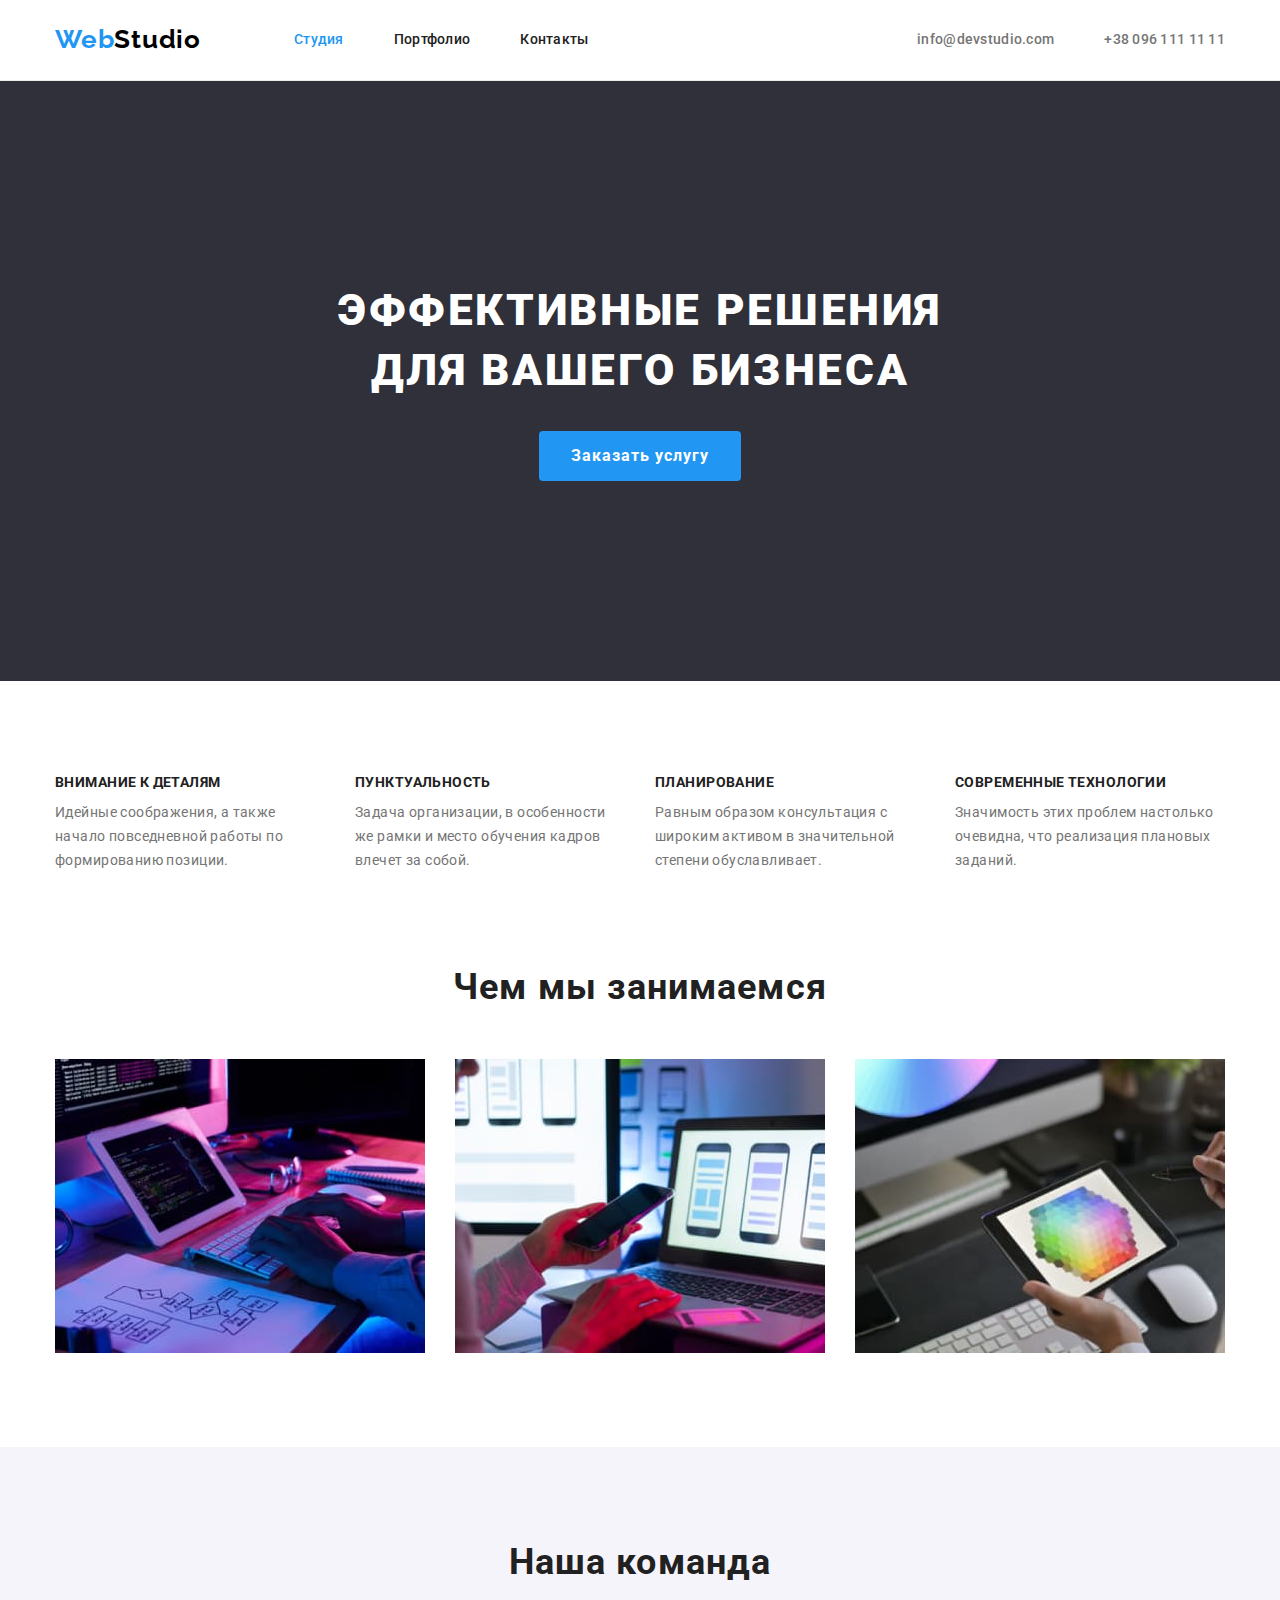
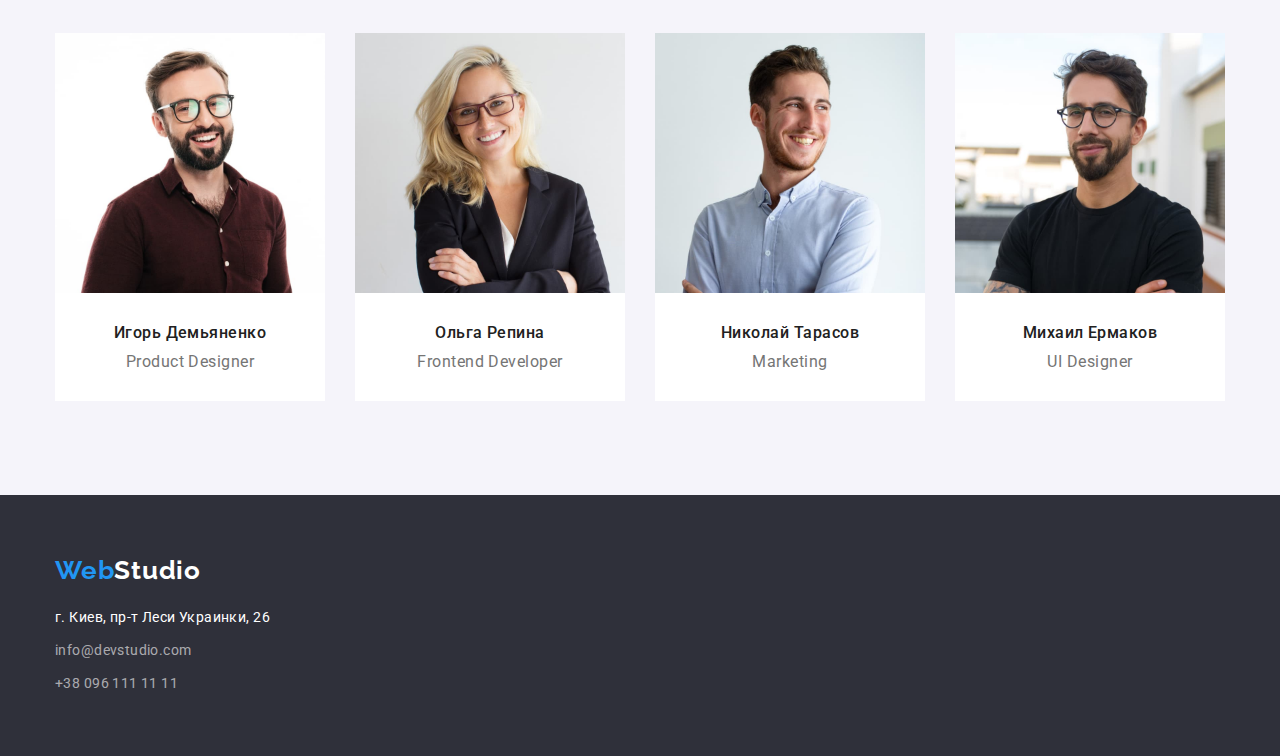
<file: index.html>
<!DOCTYPE html>
<html lang="ru">
  <head>
    <meta charset="UTF-8" />
    <meta http-equiv="X-UA-Compatible" content="IE=edge" />
    <meta name="viewport" content="width=device-width, initial-scale=1.0" />
    <title>WebStudio</title>
    <link rel="preconnect" href="https://fonts.googleapis.com" />
    <link rel="preconnect" href="https://fonts.gstatic.com" crossorigin />
    <link
      href="https://fonts.googleapis.com/css2?family=Raleway:wght@700&family=Roboto:wght@400;500;700;900&display=swap"
      rel="stylesheet"
    />
    <link
      rel="stylesheet"
      href="https://cdnjs.cloudflare.com/ajax/libs/modern-normalize/1.1.0/modern-normalize.min.css"
    />
    <link rel="stylesheet" href="./css/styles.css" />
  </head>
  <body>
    <!-- Блок header -->
    <header class="header">
      <div class="container head-page">
        <!-- Основная навигация -->
        <nav class="nav">
          <a class="logo link" href="./index.html"
            >Web<span class="logo-header">Studio</span></a
          >
          <ul class="nav-list list">
            <li class="nav-item">
              <a class="nav-link link current" href="./index.html">Студия</a>
            </li>
            <li class="nav-item">
              <a class="nav-link link" href="./portfolio.html">Портфолио</a>
            </li>
            <li class="nav-item">
              <a class="nav-link link" href="">Контакты</a>
            </li>
          </ul>
        </nav>
        <!-- Контактная информация -->
        <ul class="contact-list list">
          <li class="contact-item">
            <a class="contact-link link" href="mailto:info@devstudio.com"
              >info@devstudio.com</a
            >
          </li>
          <li class="contact-item">
            <a class="contact-link link" href="tel:+380961111111"
              >+38 096 111 11 11</a
            >
          </li>
        </ul>
      </div>
    </header>
    <!-- Блок main -->
    <main class="main">
      <!-- Основной баннер -->
      <section class="hero section">
        <div class="container">
          <h1 class="hero-title">Эффективные решения для вашего бизнеса</h1>
          <button class="hero-button button" type="button">
            Заказать услугу
          </button>
        </div>
      </section>
      <!-- Наши преимущества -->
      <section class="features section">
        <div class="container">
          <h2 class="features-title title">Наши преимущества</h2>
          <ul class="features-list list">
            <li class="features-item">
              <h3 class="features-subtitle subtitle">Внимание к деталям</h3>
              <p class="features-text">
                Идейные соображения, а также начало повседневной работы по
                формированию позиции.
              </p>
            </li>
            <li class="features-item">
              <h3 class="features-subtitle subtitle">Пунктуальность</h3>
              <p class="features-text">
                Задача организации, в особенности же рамки и место обучения
                кадров влечет за собой.
              </p>
            </li>
            <li class="features-item">
              <h3 class="features-subtitle subtitle">Планирование</h3>
              <p class="features-text">
                Равным образом консультация с широким активом в значительной
                степени обуславливает.
              </p>
            </li>
            <li class="features-item">
              <h3 class="features-subtitle subtitle">Современные технологии</h3>
              <p class="features-text">
                Значимость этих проблем настолько очевидна, что реализация
                плановых заданий.
              </p>
            </li>
          </ul>
        </div>
      </section>
      <!-- Чем мы занимаемся -->
      <section class="work section">
        <div class="container">
          <h2 class="work-title title">Чем мы занимаемся</h2>
          <ul class="work-list list">
            <li class="work-item">
              <img
                class="work-image"
                src="./images/box1.jpg"
                alt="Программист работает в офисе"
                width="370"
              />
            </li>
            <li class="work-item">
              <img
                class="work-image"
                src="./images/box2.jpg"
                alt="Веб-дизайнер разрабатывает интерфейс для мобильного приложения"
                width="370"
              />
            </li>
            <li class="work-item">
              <img
                class="work-image"
                src="./images/box3.jpg"
                alt="Веб-дизайнер выбирает цвет на графическом планшете"
                width="370"
              />
            </li>
          </ul>
        </div>
      </section>
      <!-- Наша команда -->
      <section class="team section">
        <div class="container">
          <h2 class="team-title title">Наша команда</h2>
          <ul class="team-list list">
            <li class="team-item">
              <img
                class="team-image"
                src="./images/photo1.jpg"
                alt="Фото Игоря Демьяненко"
                width="270"
              />
              <div class="team-description">
                <h3 class="team-subtitle subtitle">Игорь Демьяненко</h3>
                <p class="team-text" lang="en">Product Designer</p>
              </div>
            </li>
            <li class="team-item">
              <img
                class="team-image"
                src="./images/photo2.jpg"
                alt="Фото Ольги Репиной"
                width="270"
              />
              <div class="team-description">
                <h3 class="team-subtitle subtitle">Ольга Репина</h3>
                <p class="team-text" lang="en">Frontend Developer</p>
              </div>
            </li>
            <li class="team-item">
              <img
                class="team-image"
                src="./images/photo3.jpg"
                alt="Фото Николая Тарасова"
                width="270"
              />
              <div class="team-description">
                <h3 class="team-subtitle subtitle">Николай Тарасов</h3>
                <p class="team-text" lang="en">Marketing</p>
              </div>
            </li>
            <li class="team-item">
              <img
                class="team-image"
                src="./images/photo4.jpg"
                alt="Фото Михаила Ермакова"
                width="270"
              />
              <div class="team-description">
                <h3 class="team-subtitle subtitle">Михаил Ермаков</h3>
                <p class="team-text" lang="en">UI Designer</p>
              </div>
            </li>
          </ul>
        </div>
      </section>
    </main>
    <!-- Блок footer -->
    <footer class="footer">
      <div class="container">
        <a class="logo link" href="./index.html"
          >Web<span class="logo-footer">Studio</span></a
        >
        <address>
          <ul class="footer-list list">
            <li class="footer-item">
              <a
                class="footer-link link adress"
                href="https://goo.gl/maps/TPBuofEjxhkaZdSg8"
                target="_blank"
                rel="noopener noreferrer"
                >г. Киев, пр-т Леси Украинки, 26</a
              >
            </li>
            <li class="footer-item">
              <a class="footer-link link" href="mailto:info@devstudio.com"
                >info@devstudio.com</a
              >
            </li>
            <li class="footer-item">
              <a class="footer-link link" href="tel:+380961111111"
                >+38 096 111 11 11</a
              >
            </li>
          </ul>
        </address>
      </div>
    </footer>
  </body>
</html>
</file>
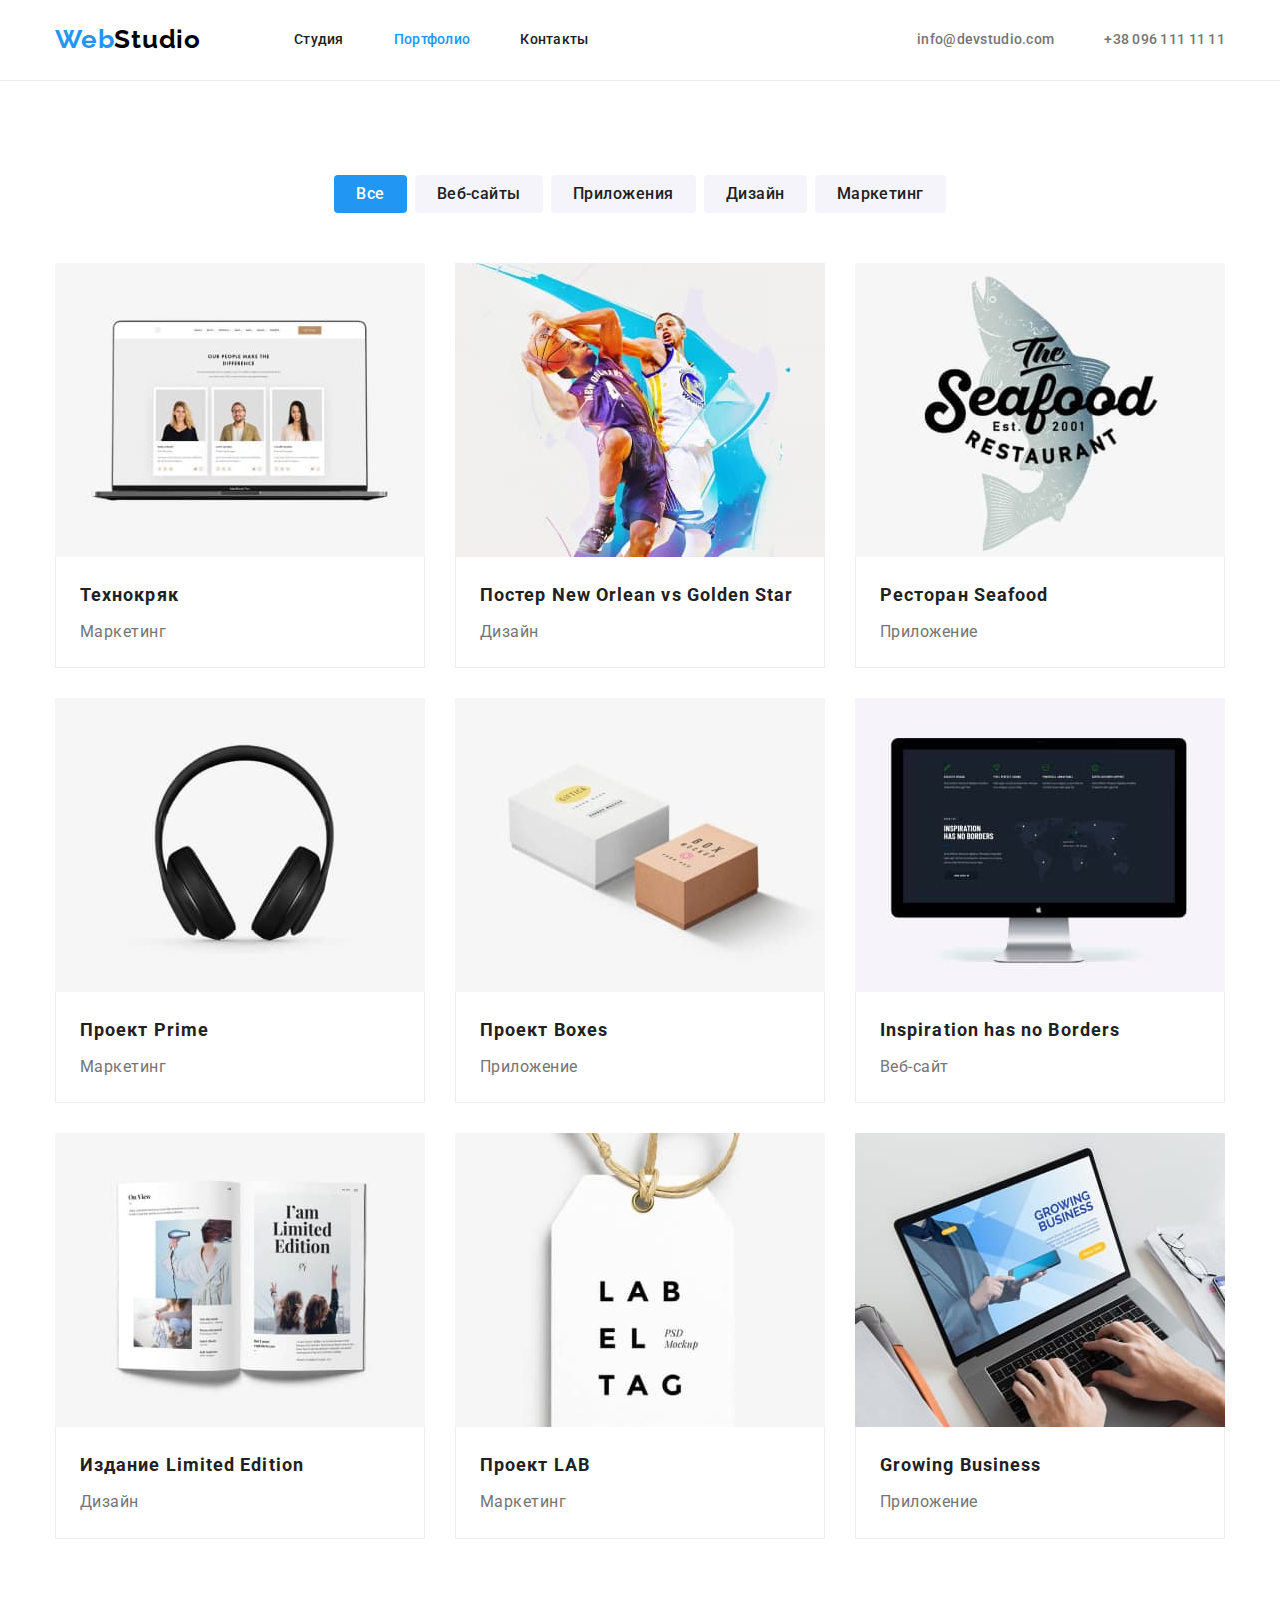
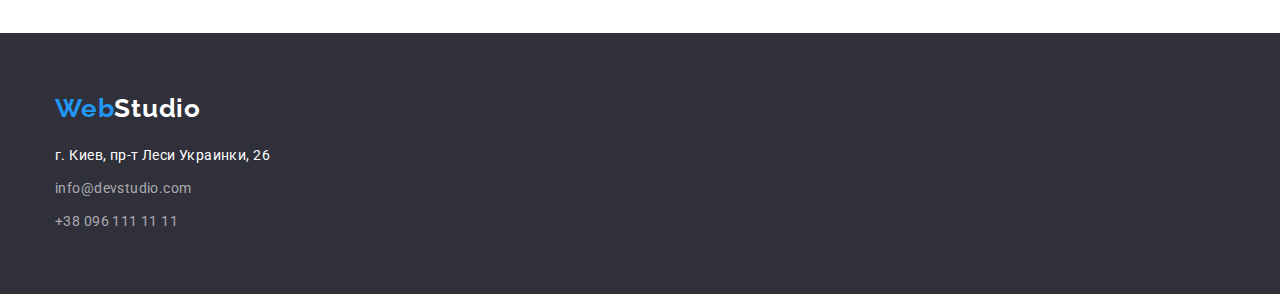
<file: portfolio.html>
<!DOCTYPE html>
<html lang="en">
  <head>
    <meta charset="UTF-8" />
    <meta http-equiv="X-UA-Compatible" content="IE=edge" />
    <meta name="viewport" content="width=device-width, initial-scale=1.0" />
    <title>Portfolio</title>
    <link rel="preconnect" href="https://fonts.googleapis.com" />
    <link rel="preconnect" href="https://fonts.gstatic.com" crossorigin />
    <link
      href="https://fonts.googleapis.com/css2?family=Raleway:wght@700&family=Roboto:wght@400;500;700;900&display=swap"
      rel="stylesheet"
    />
    <link
      rel="stylesheet"
      href="https://cdnjs.cloudflare.com/ajax/libs/modern-normalize/1.1.0/modern-normalize.min.css"
    />
    <link rel="stylesheet" href="./css/styles.css" />
  </head>
  <body>
    <!-- Блок header -->
    <header class="header">
      <div class="container head-page">
        <!-- Основная навигация -->
        <nav class="nav">
          <a class="logo link" href="./index.html"
            >Web<span class="logo-header">Studio</span></a
          >
          <ul class="nav-list list">
            <li class="nav-item">
              <a class="nav-link link" href="./index.html">Студия</a>
            </li>
            <li class="nav-item">
              <a class="nav-link link current" href="./portfolio.html"
                >Портфолио</a
              >
            </li>
            <li class="nav-item">
              <a class="nav-link link" href="">Контакты</a>
            </li>
          </ul>
        </nav>
        <!-- Контактная информация -->
        <ul class="contact-list list">
          <li class="contact-item">
            <a class="contact-link link" href="mailto:info@devstudio.com"
              >info@devstudio.com</a
            >
          </li>
          <li class="contact-item">
            <a class="contact-link link" href="tel:+380961111111"
              >+38 096 111 11 11</a
            >
          </li>
        </ul>
      </div>
    </header>
    <!-- Блок main -->
    <main class="portfolio-main">
      <!-- Примеры работ -->
      <section class="examples">
        <div class="container">
          <h1 class="examples-title">Примеры работ</h1>
          <!-- Фильтр -->
          <ul class="filtre-list list">
            <li class="filtre-item">
              <button class="filtre-button button current" type="button">
                Все
              </button>
            </li>
            <li class="filtre-item">
              <button class="filtre-button button" type="button">
                Веб-сайты
              </button>
            </li>
            <li class="filtre-item">
              <button class="filtre-button button" type="button">
                Приложения
              </button>
            </li>
            <li class="filtre-item">
              <button class="filtre-button button" type="button">Дизайн</button>
            </li>
            <li class="filtre-item">
              <button class="filtre-button button" type="button">
                Маркетинг
              </button>
            </li>
          </ul>
          <!-- Примеры -->
          <ul class="example-list list">
            <li class="example-item">
              <img
                class="example-image"
                src="./images/tehnokryak.jpg"
                alt="Открытый ноутбук с изображениями людей"
                width="370"
              />
              <div class="example-description">
                <h2 class="example-title">Технокряк</h2>
                <p class="example-text">Маркетинг</p>
              </div>
            </li>
            <li class="example-item">
              <img
                class="example-image"
                src="./images/basketball.jpg"
                alt="Два баскетболиста в игре"
                width="370"
              />
              <div class="example-description">
                <h2 class="example-title">
                  Постер <span lang="en">New Orlean vs Golden Star</span>
                </h2>
                <p class="example-text">Дизайн</p>
              </div>
            </li>
            <li class="example-item">
              <img
                class="example-image"
                src="./images/seafood.jpg"
                alt="Логотип ресторана Seafood"
                width="370"
              />
              <div class="example-description">
                <h2 class="example-title">
                  Ресторан <span lang="en">Seafood</span>
                </h2>
                <p class="example-text">Приложение</p>
              </div>
            </li>
            <li class="example-item">
              <img
                class="example-image"
                src="./images/prime.jpg"
                alt="Черные наушники"
                width="370"
              />
              <div class="example-description">
                <h2 class="example-title">
                  Проект <span lang="en"></span>Prime
                </h2>
                <p class="example-text">Маркетинг</p>
              </div>
            </li>
            <li class="example-item">
              <img
                class="example-image"
                src="./images/boxes.jpg"
                alt="Две коробки - коричневая и белая"
                width="370"
              />
              <div class="example-description">
                <h2 class="example-title">
                  Проект <span lang="en">Boxes</span>
                </h2>
                <p class="example-text">Приложение</p>
              </div>
            </li>
            <li class="example-item">
              <img
                class="example-image"
                src="./images/inspiration.jpg"
                alt="Монитор с изображением страницы сайта"
                width="370"
              />
              <div class="example-description">
                <h2 class="example-title" lang="en">
                  Inspiration has no Borders
                </h2>
                <p class="example-text">Веб-сайт</p>
              </div>
            </li>
            <li class="example-item">
              <img
                class="example-image"
                src="./images/edition.jpg"
                alt="Открытый журнал"
                width="370"
              />
              <div class="example-description">
                <h2 class="example-title">
                  Издание <span lang="en">Limited Edition</span>
                </h2>
                <p class="example-text">Дизайн</p>
              </div>
            </li>
            <li class="example-item">
              <img
                class="example-image"
                src="./images/lab.jpg"
                alt="Бумажная этикетка с изображенными буквами"
                width="370"
              />
              <div class="example-description">
                <h2 class="example-title">Проект <span lang="en">LAB</span></h2>
                <p class="example-text">Маркетинг</p>
              </div>
            </li>
            <li class="example-item">
              <img
                class="example-image"
                src="./images/growing.jpg"
                alt=""
                width="370"
              />
              <div class="example-description">
                <h2 class="example-title" lang="en">Growing Business</h2>
                <p class="example-text">Приложение</p>
              </div>
            </li>
          </ul>
        </div>
      </section>
    </main>
    <!-- Блок footer -->
    <footer class="footer">
      <div class="container">
        <a class="logo link" href="./index.html"
          >Web<span class="logo-footer">Studio</span></a
        >
        <address>
          <ul class="footer-list list">
            <li class="footer-item">
              <a
                class="footer-link link adress"
                href="https://goo.gl/maps/TPBuofEjxhkaZdSg8"
                target="_blank"
                rel="noopener noreferrer"
                >г. Киев, пр-т Леси Украинки, 26</a
              >
            </li>
            <li class="footer-item">
              <a class="footer-link link" href="mailto:info@devstudio.com"
                >info@devstudio.com</a
              >
            </li>
            <li class="footer-item">
              <a class="footer-link link" href="tel:+380961111111"
                >+38 096 111 11 11</a
              >
            </li>
          </ul>
        </address>
      </div>
    </footer>
  </body>
</html>
</file>
<file: css/styles.css>
:root {
  --primary-text-color: #757575;
  --title-text-color: #212121;
  --accent-color: #2196f3;
  --contact-text-color: rgba(255, 255, 255, 0.6);
  --regular-white-color: #ffffff;
  --regular-black-color: #000000;
  --hero-button-hover-color: #188ce8;
  --primary-background-color: #ffffff;
  --secondary-background-color: #f5f4fa;
  --hero-background-color: #2f303a;
  --header-border-line-color: #ececec;
  --portfolio-border-line-color: #eeeeee;
  --item-gap: 30px;
}
body {
  background-color: var(--primary-background-color);
  color: var(--primary-text-color);
  font-family: Roboto, sans-serif;
  font-size: 14px;

  /* letter-spacing: 0.03em; */
}
h1,
h2,
h3,
h4,
h5,
h6,
p,
ul {
  margin-top: 0;
  margin-bottom: 0;
}
.container {
  width: 1200px;
  padding-left: 15px;
  padding-right: 15px;
  margin: 0 auto;
}
.list {
  list-style: none;
  padding-inline-start: 0;
}
.link {
  text-decoration: none;
}
.title {
  margin-bottom: 50px;
  color: var(--title-text-color);
  font-size: 36px;
  line-height: 1.17;
  letter-spacing: 0.03em;
  text-align: center;
}
.subtitle {
  color: var(--title-text-color);
  letter-spacing: 0.03em;
  font-size: inherit;
}
.button {
  border: none;
  font-family: inherit;
  display: inline-block;
}
/* Лого */
.logo {
  display: block;
  color: var(--accent-color);
  font-family: Raleway, sans-serif;
  font-weight: 700;
  font-size: 26px;
  line-height: 1.2;
  letter-spacing: 0.03em;
}
.logo-header {
  color: var(--regular-black-color);
}
.logo-footer {
  color: var(--regular-white-color);
}
/* Header */
.header {
  border-bottom-width: 1px;
  border-bottom-style: solid;
  border-bottom-color: var(--header-border-line-color);
}
.head-page {
  display: flex;
  align-items: center;
}
.header .logo {
  margin-right: 93px;
  padding-top: 24px;
  padding-bottom: 24px;
}
.nav {
  display: flex;
}
.nav-list,
.contact-list {
  font-weight: 500;
  line-height: 1.14;
  letter-spacing: 0.02em;
}
/* Основная навигация */
.nav-list {
  display: flex;
}
.nav-item:not(:last-child) {
  margin-right: 50px;
}
.nav-link {
  display: block;
  padding-top: 32px;
  padding-bottom: 32px;
  color: var(--title-text-color);
}
.nav-link:hover,
.nav-link:focus,
.contact-link:hover,
.contact-link:focus,
.footer-link:hover,
.footer-link:focus {
  color: var(--accent-color);
}
.nav-link.current {
  color: var(--accent-color);
}
/* Контактная информация */
.contact-list {
  display: flex;
  margin-left: auto;
}
.contact-item:not(:last-child) {
  margin-right: 50px;
}
.contact-link {
  display: block;
  padding-top: 32px;
  padding-bottom: 32px;
  color: var(--primary-text-color);
}
/* Основной баннер */
.hero {
  padding-top: 200px;
  padding-bottom: 200px;
  color: var(--regular-white-color);
  background-color: var(--hero-background-color);
  text-align: center;
}
.hero > .container {
  width: 726px;
}
.hero-title {
  margin-bottom: var(--item-gap);
  font-weight: 900;
  font-size: 44px;
  line-height: 1.36;
  letter-spacing: 0.06em;
  text-transform: uppercase;
}
.hero-button {
  color: var(--regular-white-color);
  border-radius: 4px;
  padding: 10px 32px;
  background-color: var(--accent-color);
  cursor: pointer;
  font-weight: 700;
  font-size: 16px;
  line-height: 1.88;
  letter-spacing: 0.06em;
}
.hero-button:hover,
.hero-button:focus {
  background-color: var(--hero-button-hover-color);
}
/* Наши преимущества */
.features {
  padding-top: 94px;
  padding-bottom: 94px;
}
.features-list {
  display: flex;
  margin-left: calc((-1) * var(--item-gap));
}
.features-item {
  flex-basis: calc(100% / 4 - var(--item-gap));
  margin-left: var(--item-gap);
}
.features-title {
  display: none;
}
.features-subtitle {
  margin-bottom: 10px;
  line-height: 1.14;
  text-transform: uppercase;
}
.features-text {
  line-height: 1.71;
  letter-spacing: 0.03em;
}
/* Чем мы занимаемся */
.work {
  padding-bottom: 94px;
}
.work-list {
  display: flex;
  margin-left: calc((-1) * var(--item-gap));
}
.work-item {
  flex-basis: calc(100% / 3 - var(--item-gap));
  margin-left: var(--item-gap);
}
.work-image {
  display: block;
  max-width: 100%;
}
/* Наша команда */
.team {
  padding-top: 94px;
  padding-bottom: 94px;
  text-align: center;
  background-color: var(--secondary-background-color);
}
.team-list {
  display: flex;
  margin-left: calc((-1) * var(--item-gap));
}
.team-item {
  flex-basis: calc(100% / 4 - var(--item-gap));
  margin-left: var(--item-gap);
}
.team-image {
  display: block;
  max-width: 100%;
}
.team-description {
  max-width: 100%;
  padding-top: var(--item-gap);
  padding-bottom: var(--item-gap);
  background-color: var(--regular-white-color);
  font-size: 16px;
  line-height: 1.19;
}
.team-subtitle {
  margin-bottom: 10px;
  font-weight: 500;
}
.team-text {
  letter-spacing: 0.03em;
}
/* Footer */
.footer {
  padding-top: 60px;
  padding-bottom: 60px;
  background-color: var(--hero-background-color);
}
.footer .logo {
  margin-bottom: 20px;
}
.footer-list {
  font-style: normal;
  font-weight: 400;
  line-height: 1.71;
  letter-spacing: 0.03em;
}
.footer-link.adress {
  color: var(--regular-white-color);
}
.footer-link {
  color: var(--contact-text-color);
}
.footer-item:not(:last-child) {
  margin-bottom: 9px;
}
/* Портфолио */
/* Примеры работ */
.examples {
  padding-top: 94px;
  padding-bottom: 94px;
}
.examples-title {
  display: none;
}
/* Портфолио button */
.filtre-list {
  display: flex;
  justify-content: center;
  margin-bottom: 50px;
}
.filtre-item:not(:last-child) {
  margin-right: 8px;
}
.filtre-button {
  border-radius: 4px;
  padding: 6px 22px;
  color: var(--title-text-color);
  background-color: var(--secondary-background-color);
  cursor: pointer;
  font-weight: 500;
  font-size: 16px;
  letter-spacing: 0.03em;
  line-height: 1.63;
  text-align: center;
}
.filtre-button.current,
.filtre-button:hover,
.filtre-button:focus {
  color: var(--regular-white-color);
  background-color: var(--accent-color);
}
/* Примеры */
.example-list {
  display: flex;
  flex-wrap: wrap;
  margin-left: calc((-1) * var(--item-gap));
  margin-top: calc((-1) * var(--item-gap));
}
.example-item {
  flex-basis: calc(100% / 3 - var(--item-gap));
  margin-left: var(--item-gap);
  margin-top: var(--item-gap);
}
.example-image {
  display: block;
  max-width: 100%;
}
.example-description {
  padding: 20px 24px;
  border: 1px solid var(--portfolio-border-line-color);
  border-top: 0;
}
.example-title {
  margin-bottom: 4px;
  color: var(--title-text-color);
  font-size: 18px;
  line-height: 2;
  letter-spacing: 0.06em;
}
.example-text {
  color: var(--primary-text-color);
  font-size: 16px;
  line-height: 1.89;
  letter-spacing: 0.03em;
}
</file>
